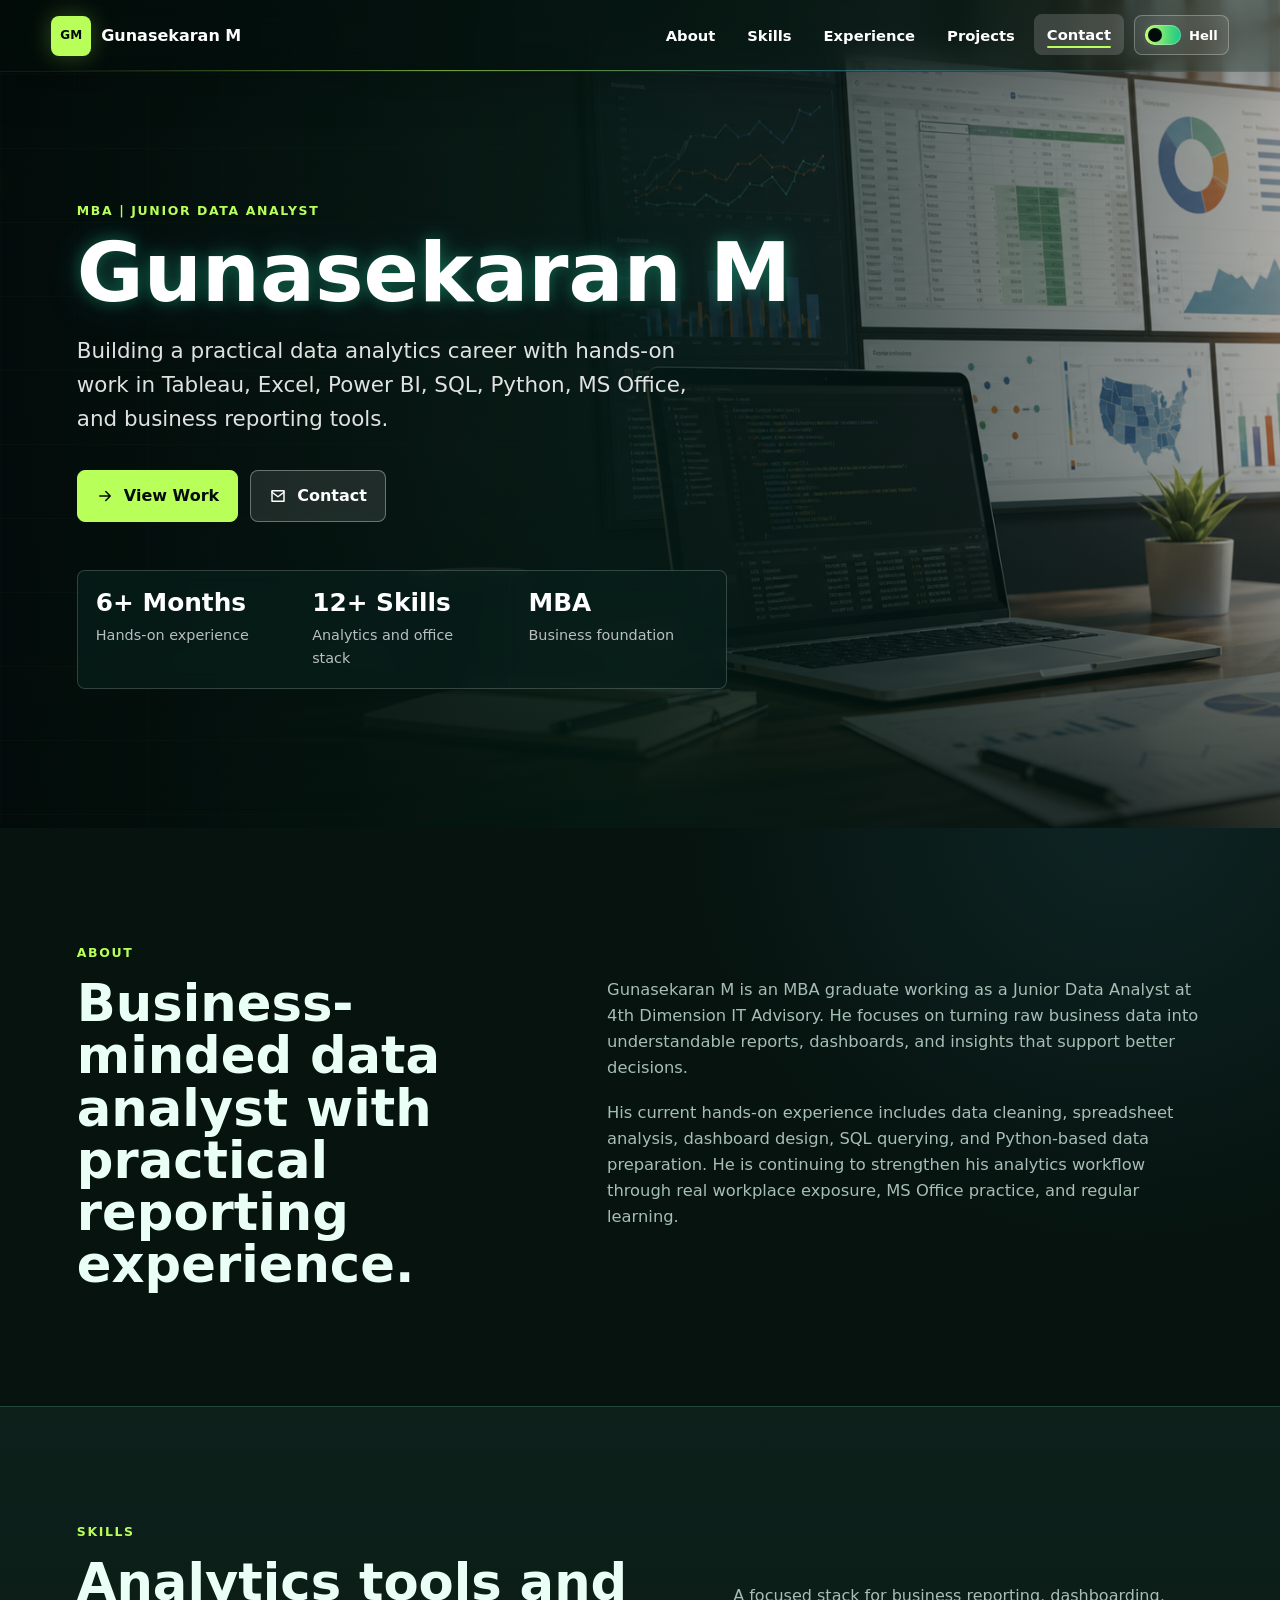
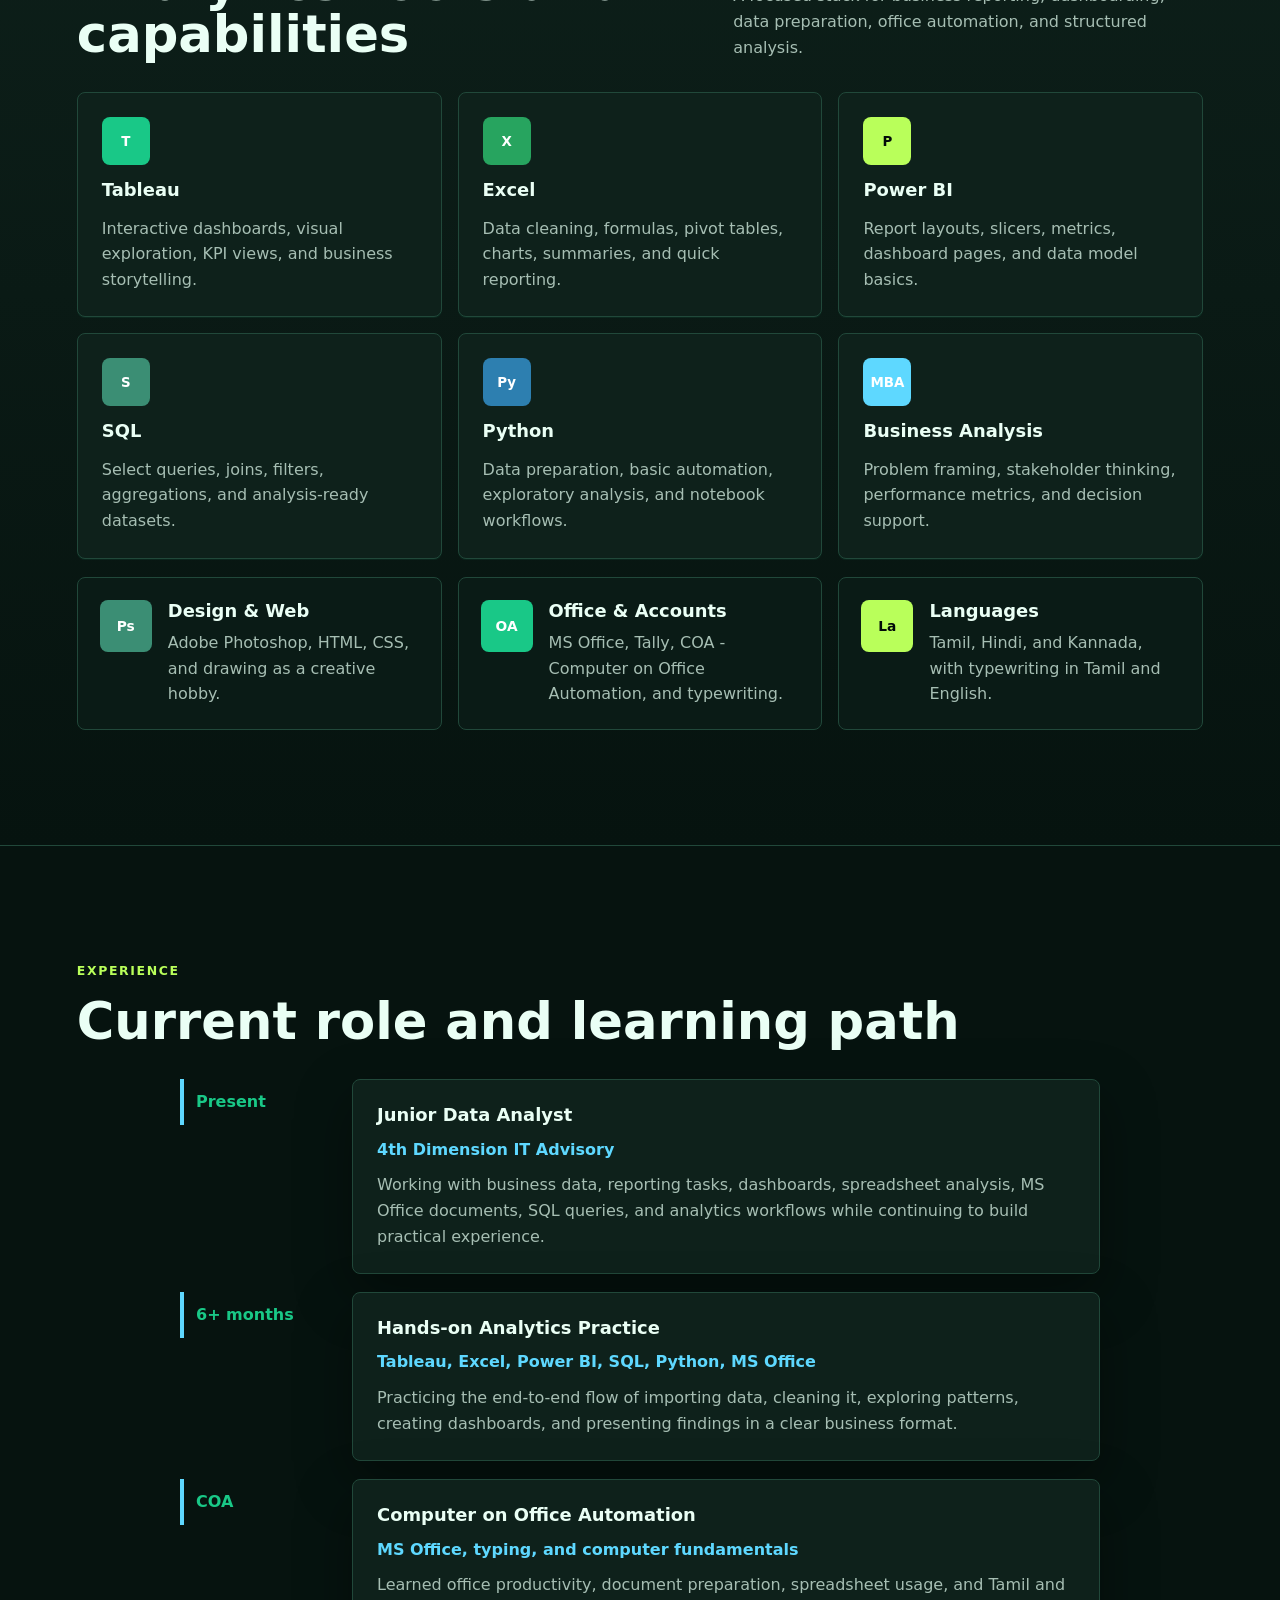
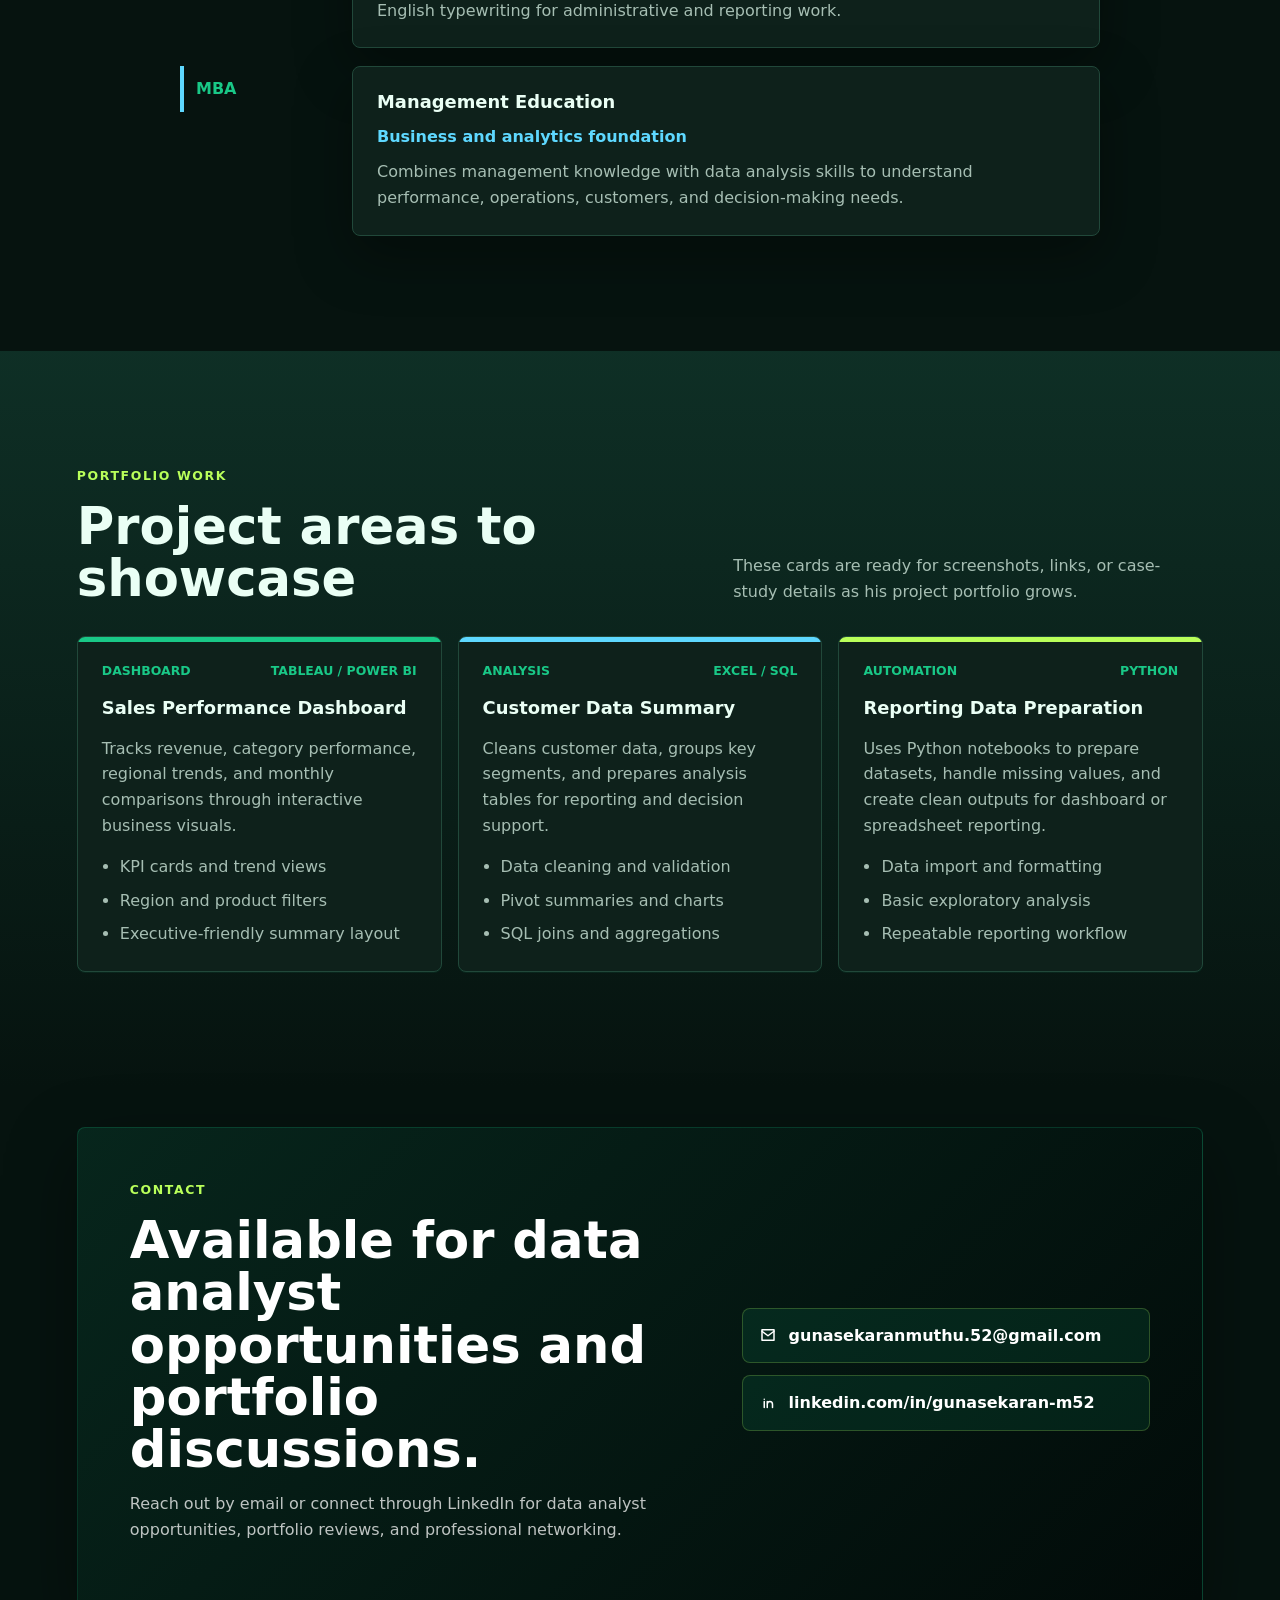
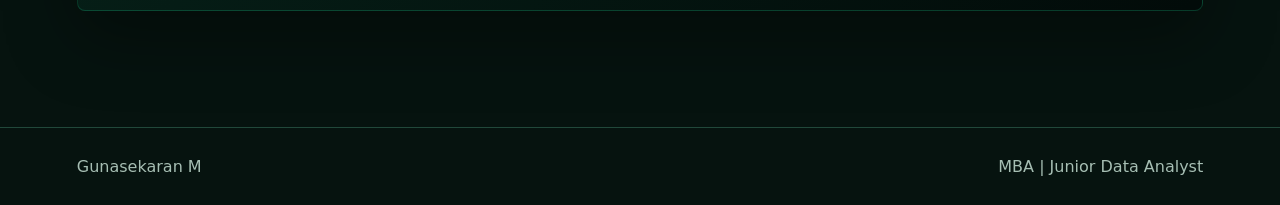
<file: index.html>
<!DOCTYPE html>
<html lang="en">
  <head>
    <meta charset="UTF-8" />
    <meta name="viewport" content="width=device-width, initial-scale=1.0" />
    <meta
      name="description"
      content="Digital portfolio for Gunasekaran M, MBA and Junior Data Analyst at 4th Dimension IT Advisory."
    />
    <title>Gunasekaran M | Data Analyst Portfolio</title>
    <link rel="stylesheet" href="styles.css" />
  </head>
  <body>
    <header class="site-header" data-header>
      <a class="brand" href="#top" aria-label="Gunasekaran M home">
        <span class="brand-mark">GM</span>
        <span>Gunasekaran M</span>
      </a>

      <div class="header-actions">
        <nav class="site-nav" id="site-nav" data-nav>
          <a href="#about">About</a>
          <a href="#skills">Skills</a>
          <a href="#experience">Experience</a>
          <a href="#projects">Projects</a>
          <a href="#contact">Contact</a>
        </nav>

        <button
          class="theme-toggle"
          type="button"
          aria-pressed="false"
          aria-label="Switch to hell theme"
          data-theme-toggle
        >
          <span class="theme-toggle-track" aria-hidden="true">
            <span class="theme-toggle-thumb"></span>
          </span>
          <span class="theme-toggle-text" data-theme-toggle-text>Hell</span>
        </button>

        <button class="nav-toggle" type="button" aria-expanded="false" aria-controls="site-nav">
          <span class="sr-only">Open menu</span>
          <svg viewBox="0 0 24 24" aria-hidden="true">
            <path d="M4 7h16M4 12h16M4 17h16" />
          </svg>
        </button>
      </div>
    </header>

    <main id="top">
      <section class="hero">
        <div class="hero-media" aria-hidden="true">
          <img src="assets/data-analytics-hero.png" alt="" />
        </div>
        <div class="hero-overlay"></div>
        <div class="hero-horror-layer" aria-hidden="true">
          <span class="screen-impact-flash"></span>
          <span class="screen-cracks"></span>
          <span class="hero-hand-strike"></span>
          <span class="hero-handprint"></span>
          <span class="blood-leaks">
            <i></i>
            <i></i>
            <i></i>
            <i></i>
          </span>
        </div>
        <div class="butterfly-field" aria-hidden="true">
          <span class="butterfly butterfly-one"><i></i></span>
          <span class="butterfly butterfly-two"><i></i></span>
          <span class="butterfly butterfly-three"><i></i></span>
        </div>
        <div class="hero-content">
          <p class="eyebrow">MBA | Junior Data Analyst</p>
          <h1>Gunasekaran M</h1>
          <p class="hero-copy">
            Building a practical data analytics career with hands-on work in Tableau,
            Excel, Power BI, SQL, Python, MS Office, and business reporting tools.
          </p>

          <div class="hero-actions" aria-label="Primary actions">
            <a class="btn primary" href="#projects">
              <svg viewBox="0 0 24 24" aria-hidden="true">
                <path d="M5 12h14M13 6l6 6-6 6" />
              </svg>
              View Work
            </a>
            <a class="btn secondary" href="#contact">
              <svg viewBox="0 0 24 24" aria-hidden="true">
                <path d="M4 5h16v14H4z" />
                <path d="m4 7 8 6 8-6" />
              </svg>
              Contact
            </a>
          </div>

          <div class="hero-stats" aria-label="Profile highlights">
            <div>
              <strong>6+ Months</strong>
              <span>Hands-on experience</span>
            </div>
            <div>
              <strong>12+ Skills</strong>
              <span>Analytics and office stack</span>
            </div>
            <div>
              <strong>MBA</strong>
              <span>Business foundation</span>
            </div>
          </div>
        </div>
      </section>

      <section class="section intro" id="about">
        <div class="section-kicker">About</div>
        <div class="intro-grid">
          <div>
            <h2>Business-minded data analyst with practical reporting experience.</h2>
          </div>
          <div class="intro-copy">
            <p>
              Gunasekaran M is an MBA graduate working as a Junior Data Analyst at
              4th Dimension IT Advisory. He focuses on turning raw business data into
              understandable reports, dashboards, and insights that support better decisions.
            </p>
            <p>
              His current hands-on experience includes data cleaning, spreadsheet analysis,
              dashboard design, SQL querying, and Python-based data preparation. He is continuing
              to strengthen his analytics workflow through real workplace exposure, MS Office practice,
              and regular learning.
            </p>
          </div>
        </div>
      </section>

      <section class="section skill-band" id="skills">
        <div class="section-heading">
          <div>
            <div class="section-kicker">Skills</div>
            <h2>Analytics tools and capabilities</h2>
          </div>
          <p>
            A focused stack for business reporting, dashboarding, data preparation,
            office automation, and structured analysis.
          </p>
        </div>

        <div class="skill-grid">
          <article class="skill-card">
            <span class="tool-icon tableau">T</span>
            <h3>Tableau</h3>
            <p>Interactive dashboards, visual exploration, KPI views, and business storytelling.</p>
          </article>
          <article class="skill-card">
            <span class="tool-icon excel">X</span>
            <h3>Excel</h3>
            <p>Data cleaning, formulas, pivot tables, charts, summaries, and quick reporting.</p>
          </article>
          <article class="skill-card">
            <span class="tool-icon powerbi">P</span>
            <h3>Power BI</h3>
            <p>Report layouts, slicers, metrics, dashboard pages, and data model basics.</p>
          </article>
          <article class="skill-card">
            <span class="tool-icon sql">S</span>
            <h3>SQL</h3>
            <p>Select queries, joins, filters, aggregations, and analysis-ready datasets.</p>
          </article>
          <article class="skill-card">
            <span class="tool-icon python">Py</span>
            <h3>Python</h3>
            <p>Data preparation, basic automation, exploratory analysis, and notebook workflows.</p>
          </article>
          <article class="skill-card">
            <span class="tool-icon business">MBA</span>
            <h3>Business Analysis</h3>
            <p>Problem framing, stakeholder thinking, performance metrics, and decision support.</p>
          </article>
        </div>

        <div class="extra-skills">
          <article class="detail-card">
            <div class="detail-icon design">Ps</div>
            <div>
              <h3>Design & Web</h3>
              <p>Adobe Photoshop, HTML, CSS, and drawing as a creative hobby.</p>
            </div>
          </article>
          <article class="detail-card">
            <div class="detail-icon office">OA</div>
            <div>
              <h3>Office & Accounts</h3>
              <p>MS Office, Tally, COA - Computer on Office Automation, and typewriting.</p>
            </div>
          </article>
          <article class="detail-card">
            <div class="detail-icon language">La</div>
            <div>
              <h3>Languages</h3>
              <p>Tamil, Hindi, and Kannada, with typewriting in Tamil and English.</p>
            </div>
          </article>
        </div>
      </section>

      <section class="section experience" id="experience">
        <div class="section-heading">
          <div>
            <div class="section-kicker">Experience</div>
            <h2>Current role and learning path</h2>
          </div>
        </div>

        <div class="timeline">
          <article class="timeline-item">
            <div class="timeline-date">Present</div>
            <div class="timeline-panel">
              <h3>Junior Data Analyst</h3>
              <p class="company">4th Dimension IT Advisory</p>
              <p>
                Working with business data, reporting tasks, dashboards, spreadsheet analysis,
                MS Office documents, SQL queries, and analytics workflows while continuing to
                build practical experience.
              </p>
            </div>
          </article>
          <article class="timeline-item">
            <div class="timeline-date">6+ months</div>
            <div class="timeline-panel">
              <h3>Hands-on Analytics Practice</h3>
              <p class="company">Tableau, Excel, Power BI, SQL, Python, MS Office</p>
              <p>
                Practicing the end-to-end flow of importing data, cleaning it, exploring patterns,
                creating dashboards, and presenting findings in a clear business format.
              </p>
            </div>
          </article>
          <article class="timeline-item">
            <div class="timeline-date">COA</div>
            <div class="timeline-panel">
              <h3>Computer on Office Automation</h3>
              <p class="company">MS Office, typing, and computer fundamentals</p>
              <p>
                Learned office productivity, document preparation, spreadsheet usage,
                and Tamil and English typewriting for administrative and reporting work.
              </p>
            </div>
          </article>
          <article class="timeline-item">
            <div class="timeline-date">MBA</div>
            <div class="timeline-panel">
              <h3>Management Education</h3>
              <p class="company">Business and analytics foundation</p>
              <p>
                Combines management knowledge with data analysis skills to understand performance,
                operations, customers, and decision-making needs.
              </p>
            </div>
          </article>
        </div>
      </section>

      <section class="section projects" id="projects">
        <div class="section-heading">
          <div>
            <div class="section-kicker">Portfolio Work</div>
            <h2>Project areas to showcase</h2>
          </div>
          <p>
            These cards are ready for screenshots, links, or case-study details as his project
            portfolio grows.
          </p>
        </div>

        <div class="project-grid">
          <article class="project-card">
            <div class="project-topline">
              <span>Dashboard</span>
              <span>Tableau / Power BI</span>
            </div>
            <h3>Sales Performance Dashboard</h3>
            <p>
              Tracks revenue, category performance, regional trends, and monthly comparisons
              through interactive business visuals.
            </p>
            <ul>
              <li>KPI cards and trend views</li>
              <li>Region and product filters</li>
              <li>Executive-friendly summary layout</li>
            </ul>
          </article>

          <article class="project-card accent">
            <div class="project-topline">
              <span>Analysis</span>
              <span>Excel / SQL</span>
            </div>
            <h3>Customer Data Summary</h3>
            <p>
              Cleans customer data, groups key segments, and prepares analysis tables for
              reporting and decision support.
            </p>
            <ul>
              <li>Data cleaning and validation</li>
              <li>Pivot summaries and charts</li>
              <li>SQL joins and aggregations</li>
            </ul>
          </article>

          <article class="project-card warm">
            <div class="project-topline">
              <span>Automation</span>
              <span>Python</span>
            </div>
            <h3>Reporting Data Preparation</h3>
            <p>
              Uses Python notebooks to prepare datasets, handle missing values, and create
              clean outputs for dashboard or spreadsheet reporting.
            </p>
            <ul>
              <li>Data import and formatting</li>
              <li>Basic exploratory analysis</li>
              <li>Repeatable reporting workflow</li>
            </ul>
          </article>
        </div>
      </section>

      <section class="section contact" id="contact">
        <div class="contact-panel">
          <div>
            <div class="section-kicker">Contact</div>
            <h2>Available for data analyst opportunities and portfolio discussions.</h2>
            <p>
              Reach out by email or connect through LinkedIn for data analyst opportunities,
              portfolio reviews, and professional networking.
            </p>
          </div>
          <div class="contact-actions">
            <a class="contact-link" href="mailto:gunasekaranmuthu.52@gmail.com">
              <svg viewBox="0 0 24 24" aria-hidden="true">
                <path d="M4 5h16v14H4z" />
                <path d="m4 7 8 6 8-6" />
              </svg>
              gunasekaranmuthu.52@gmail.com
            </a>
            <a
              class="contact-link"
              href="https://www.linkedin.com/in/gunasekaran-m52"
              target="_blank"
              rel="noreferrer"
            >
              <svg viewBox="0 0 24 24" aria-hidden="true">
                <path d="M7 10v8M7 7v.01M11 18v-8M11 14c0-2.2 1.2-4 3.5-4S18 11.4 18 14v4" />
              </svg>
              linkedin.com/in/gunasekaran-m52
            </a>
          </div>
        </div>
      </section>
    </main>

    <footer class="site-footer">
      <span>Gunasekaran M</span>
      <span>MBA | Junior Data Analyst</span>
    </footer>

    <script src="script.js"></script>
  </body>
</html>
</file>
<file: styles.css>
@import url("https://fonts.googleapis.com/css2?family=Creepster&display=swap");

:root {
  --ink: #eafff5;
  --muted: #a6beb3;
  --paper: #06130f;
  --white: #ffffff;
  --surface: #0e211b;
  --line: #21483a;
  --teal: #19c887;
  --mint: #123b2f;
  --coral: #5ed8ff;
  --gold: #b9ff5a;
  --plum: #3b8e74;
  --night: #020b09;
  --shadow: 0 20px 55px rgba(0, 0, 0, 0.36);
}

* {
  box-sizing: border-box;
}

html {
  scroll-behavior: smooth;
}

body {
  margin: 0;
  font-family: Inter, ui-sans-serif, system-ui, -apple-system, BlinkMacSystemFont, "Segoe UI", Arial, sans-serif;
  color: var(--ink);
  background:
    radial-gradient(circle at 18% 0%, rgba(25, 200, 135, 0.16), transparent 34rem),
    radial-gradient(circle at 88% 16%, rgba(94, 216, 255, 0.09), transparent 28rem),
    var(--paper);
  line-height: 1.6;
}

body[data-theme="garden"] {
  color-scheme: dark;
}

body[data-theme="hell"] {
  --ink: #ffe9e2;
  --muted: #caa9a1;
  --paper: #100303;
  --surface: #1b0808;
  --line: #5d1515;
  --teal: #ff2f2f;
  --mint: #330909;
  --coral: #ff6a2f;
  --gold: #ff2018;
  --plum: #7b1212;
  --night: #050101;
  --shadow: 0 24px 70px rgba(0, 0, 0, 0.58);
  color-scheme: dark;
  background:
    radial-gradient(circle at 16% 0%, rgba(220, 18, 18, 0.22), transparent 31rem),
    radial-gradient(circle at 86% 14%, rgba(255, 86, 29, 0.12), transparent 26rem),
    linear-gradient(180deg, #140303 0%, #050101 100%);
}

img,
svg {
  display: block;
}

a {
  color: inherit;
  text-decoration: none;
}

.sr-only {
  position: absolute;
  width: 1px;
  height: 1px;
  padding: 0;
  margin: -1px;
  overflow: hidden;
  clip: rect(0, 0, 0, 0);
  white-space: nowrap;
  border: 0;
}

.site-header {
  position: fixed;
  top: 0;
  left: 0;
  right: 0;
  z-index: 20;
  display: flex;
  align-items: center;
  justify-content: space-between;
  min-height: 72px;
  padding: 14px clamp(18px, 4vw, 56px);
  color: var(--white);
  overflow: hidden;
  border-bottom: 1px solid rgba(185, 255, 90, 0.08);
  background: linear-gradient(90deg, rgba(2, 11, 9, 0.72), rgba(8, 32, 24, 0.42));
  box-shadow: 0 18px 42px rgba(0, 0, 0, 0.16);
  backdrop-filter: blur(14px);
  transition: background 180ms ease, box-shadow 180ms ease, color 180ms ease, border-color 180ms ease;
}

.site-header::before {
  content: "";
  position: absolute;
  inset: 0;
  background:
    linear-gradient(110deg, transparent 0%, rgba(185, 255, 90, 0.14) 40%, transparent 58%),
    linear-gradient(90deg, rgba(25, 200, 135, 0.12), transparent 36%, rgba(94, 216, 255, 0.08));
  transform: translateX(-120%);
  animation: headerSweep 7s ease-in-out infinite;
  pointer-events: none;
}

.site-header::after {
  content: "";
  position: absolute;
  left: clamp(18px, 4vw, 56px);
  right: clamp(18px, 4vw, 56px);
  bottom: 0;
  height: 1px;
  background: linear-gradient(90deg, transparent, rgba(185, 255, 90, 0.6), rgba(94, 216, 255, 0.34), transparent);
  pointer-events: none;
}

.site-header.is-scrolled {
  color: var(--ink);
  background: rgba(5, 18, 15, 0.88);
  border-color: rgba(25, 200, 135, 0.2);
  box-shadow: 0 10px 30px rgba(0, 0, 0, 0.34);
  backdrop-filter: blur(16px);
}

.brand {
  position: relative;
  z-index: 1;
  display: inline-flex;
  align-items: center;
  gap: 10px;
  font-weight: 800;
  letter-spacing: 0;
}

.header-actions {
  position: relative;
  z-index: 1;
  display: inline-flex;
  align-items: center;
  gap: 10px;
}

.brand-mark {
  display: grid;
  place-items: center;
  width: 40px;
  height: 40px;
  border-radius: 8px;
  color: var(--night);
  background: var(--gold);
  box-shadow: 0 0 24px rgba(185, 255, 90, 0.28);
  font-size: 0.75rem;
  font-weight: 800;
  animation: markPulse 3.8s ease-in-out infinite;
}

body[data-theme="hell"] .site-header {
  background: linear-gradient(90deg, rgba(5, 1, 1, 0.9), rgba(45, 5, 5, 0.7));
  border-color: rgba(255, 32, 24, 0.24);
  box-shadow: 0 20px 54px rgba(0, 0, 0, 0.42);
}

body[data-theme="hell"] .site-header::before {
  background:
    linear-gradient(110deg, transparent 0%, rgba(255, 32, 24, 0.19) 40%, transparent 58%),
    linear-gradient(90deg, rgba(255, 47, 47, 0.16), transparent 36%, rgba(255, 106, 47, 0.12));
}

body[data-theme="hell"] .site-header::after {
  background: linear-gradient(90deg, transparent, rgba(255, 32, 24, 0.74), rgba(255, 106, 47, 0.38), transparent);
}

body[data-theme="hell"] .brand-mark {
  color: #fff1ee;
  background: #8d0707;
  box-shadow: 0 0 24px rgba(255, 32, 24, 0.38);
}

.site-nav {
  position: relative;
  z-index: 1;
  display: flex;
  align-items: center;
  gap: 6px;
}

.site-nav a {
  position: relative;
  min-height: 40px;
  padding: 9px 13px;
  border-radius: 8px;
  font-size: 0.92rem;
  font-weight: 700;
  color: currentColor;
  transition: background 180ms ease, color 180ms ease, transform 180ms ease;
}

.site-nav a:hover,
.site-nav a.is-active {
  background: rgba(255, 255, 255, 0.16);
  transform: translateY(-1px);
}

.site-nav a::after {
  content: "";
  position: absolute;
  left: 13px;
  right: 13px;
  bottom: 7px;
  height: 2px;
  border-radius: 999px;
  background: var(--gold);
  opacity: 0;
  transform: scaleX(0.45);
  transition: opacity 180ms ease, transform 180ms ease;
}

.site-nav a:hover::after,
.site-nav a.is-active::after {
  opacity: 1;
  transform: scaleX(1);
}

.site-header.is-scrolled .site-nav a:hover,
.site-header.is-scrolled .site-nav a.is-active {
  background: rgba(25, 200, 135, 0.18);
}

body[data-theme="hell"] .site-nav a:hover,
body[data-theme="hell"] .site-nav a.is-active,
body[data-theme="hell"] .site-header.is-scrolled .site-nav a:hover,
body[data-theme="hell"] .site-header.is-scrolled .site-nav a.is-active {
  background: rgba(255, 32, 24, 0.18);
}

body[data-theme="hell"] .site-nav a::after {
  background: #ff2018;
}

.theme-toggle {
  position: relative;
  z-index: 1;
  display: inline-flex;
  align-items: center;
  gap: 8px;
  min-height: 40px;
  padding: 7px 10px;
  border: 1px solid rgba(255, 255, 255, 0.28);
  border-radius: 8px;
  color: currentColor;
  background: rgba(255, 255, 255, 0.08);
  font: inherit;
  font-size: 0.82rem;
  font-weight: 800;
  cursor: pointer;
  transition: border-color 180ms ease, background 180ms ease, transform 180ms ease;
}

.theme-toggle:hover {
  transform: translateY(-1px);
  background: rgba(255, 255, 255, 0.16);
}

.theme-toggle-track {
  position: relative;
  width: 36px;
  height: 20px;
  border-radius: 999px;
  background: linear-gradient(90deg, var(--gold), var(--teal));
  box-shadow: inset 0 0 0 1px rgba(255, 255, 255, 0.28);
}

.theme-toggle-thumb {
  position: absolute;
  top: 3px;
  left: 3px;
  width: 14px;
  height: 14px;
  border-radius: 999px;
  background: var(--night);
  box-shadow: 0 0 10px rgba(255, 255, 255, 0.24);
  transition: transform 220ms ease, background 220ms ease;
}

body[data-theme="hell"] .theme-toggle {
  border-color: rgba(255, 32, 24, 0.46);
  background: rgba(120, 5, 5, 0.34);
}

body[data-theme="hell"] .theme-toggle-track {
  background: linear-gradient(90deg, #170202, #ff2018);
}

body[data-theme="hell"] .theme-toggle-thumb {
  background: #fff0ea;
  transform: translateX(16px);
}

.nav-toggle {
  position: relative;
  z-index: 1;
  display: none;
  width: 44px;
  height: 44px;
  border: 1px solid currentColor;
  border-radius: 8px;
  color: currentColor;
  background: transparent;
  cursor: pointer;
}

.nav-toggle svg {
  width: 22px;
  height: 22px;
  margin: auto;
  fill: none;
  stroke: currentColor;
  stroke-width: 2;
  stroke-linecap: round;
}

.hero {
  position: relative;
  min-height: 92vh;
  display: grid;
  align-items: center;
  padding: 120px clamp(18px, 6vw, 82px) 58px;
  color: var(--white);
  overflow: hidden;
}

.hero::before,
.hero::after {
  content: "";
  position: absolute;
  pointer-events: none;
}

.hero::before {
  inset: 0;
  z-index: 1;
  background:
    linear-gradient(rgba(185, 255, 90, 0.08) 1px, transparent 1px),
    linear-gradient(90deg, rgba(94, 216, 255, 0.06) 1px, transparent 1px);
  background-size: 74px 74px;
  mask-image: linear-gradient(90deg, rgba(0, 0, 0, 0.78), transparent 78%);
  opacity: 0.42;
  animation: dataDrift 18s linear infinite;
}

.hero::after {
  z-index: 2;
  top: 22%;
  left: -38%;
  width: 38%;
  height: 2px;
  background: linear-gradient(90deg, transparent, rgba(185, 255, 90, 0.85), rgba(94, 216, 255, 0.65), transparent);
  box-shadow: 0 0 26px rgba(185, 255, 90, 0.42);
  animation: scanBeam 5.6s ease-in-out infinite;
}

body[data-theme="hell"] .hero::after {
  background: linear-gradient(90deg, transparent, rgba(255, 32, 24, 0.86), rgba(255, 106, 47, 0.62), transparent);
  box-shadow: 0 0 28px rgba(255, 32, 24, 0.38);
}

.hero-media,
.hero-media img,
.hero-overlay {
  position: absolute;
  inset: 0;
}

.hero-media img {
  width: 100%;
  height: 100%;
  object-fit: cover;
}

.hero-overlay {
  background:
    linear-gradient(90deg, rgba(2, 11, 9, 0.96) 0%, rgba(3, 25, 18, 0.81) 47%, rgba(3, 25, 18, 0.22) 100%),
    linear-gradient(0deg, rgba(2, 11, 9, 0.74) 0%, rgba(2, 11, 9, 0.06) 45%);
}

body[data-theme="hell"] .hero-overlay {
  background:
    linear-gradient(90deg, rgba(5, 1, 1, 0.98) 0%, rgba(34, 3, 3, 0.88) 48%, rgba(45, 5, 5, 0.34) 100%),
    radial-gradient(circle at 75% 42%, rgba(255, 32, 24, 0.18), transparent 24rem),
    linear-gradient(0deg, rgba(5, 1, 1, 0.82) 0%, rgba(5, 1, 1, 0.1) 45%);
}

.hero-horror-layer {
  --impact-x: clamp(52%, 71vw, 76%);
  --impact-y: clamp(180px, 47vh, 470px);
  --impact-size: clamp(150px, 18vw, 270px);
  position: absolute;
  inset: 0;
  z-index: 2;
  opacity: 0;
  overflow: hidden;
  pointer-events: none;
  background:
    linear-gradient(90deg, rgba(5, 1, 1, 0.4), rgba(5, 1, 1, 0.02)),
    url("assets/hell-skull-mist.webp") right center / min(64vw, 940px) auto no-repeat;
  mix-blend-mode: screen;
  transition: opacity 260ms ease;
}

body[data-theme="hell"] .hero-horror-layer {
  opacity: 0.62;
}

.screen-impact-flash,
.screen-cracks,
.hero-hand-strike,
.hero-handprint,
.blood-leaks {
  position: absolute;
  pointer-events: none;
}

.screen-impact-flash {
  left: var(--impact-x);
  top: var(--impact-y);
  width: calc(var(--impact-size) * 1.55);
  height: calc(var(--impact-size) * 1.55);
  border-radius: 999px;
  opacity: 0;
  background:
    radial-gradient(circle, rgba(255, 245, 238, 0.78) 0 6%, rgba(255, 32, 24, 0.34) 18%, transparent 62%);
  mix-blend-mode: screen;
  transform: translate(-50%, -50%) scale(0.22);
}

.screen-cracks {
  left: var(--impact-x);
  top: var(--impact-y);
  width: calc(var(--impact-size) * 2.48);
  height: calc(var(--impact-size) * 2.05);
  opacity: 0;
  transform: translate(-50%, -50%) scale(0.72);
  filter:
    drop-shadow(0 0 8px rgba(255, 245, 238, 0.6))
    drop-shadow(0 0 18px rgba(255, 32, 24, 0.4));
  background:
    linear-gradient(94deg, transparent 0 48.7%, rgba(255, 245, 238, 0.98) 49.3% 50.7%, transparent 51.3% 100%) 50% 50% / 96% 3px no-repeat,
    linear-gradient(34deg, transparent 0 48.8%, rgba(255, 245, 238, 0.92) 49.4% 50.6%, transparent 51.2% 100%) 52% 39% / 94% 3px no-repeat,
    linear-gradient(132deg, transparent 0 48.8%, rgba(255, 245, 238, 0.82) 49.4% 50.6%, transparent 51.2% 100%) 45% 52% / 82% 3px no-repeat,
    linear-gradient(72deg, transparent 0 48.8%, rgba(255, 245, 238, 0.86) 49.4% 50.6%, transparent 51.2% 100%) 56% 58% / 72% 3px no-repeat,
    linear-gradient(154deg, transparent 0 48.8%, rgba(255, 245, 238, 0.72) 49.4% 50.6%, transparent 51.2% 100%) 66% 44% / 58% 3px no-repeat,
    linear-gradient(18deg, transparent 0 48.8%, rgba(255, 245, 238, 0.68) 49.4% 50.6%, transparent 51.2% 100%) 34% 63% / 54% 3px no-repeat,
    linear-gradient(116deg, transparent 0 48.8%, rgba(255, 245, 238, 0.58) 49.4% 50.6%, transparent 51.2% 100%) 39% 35% / 44% 2px no-repeat,
    linear-gradient(48deg, transparent 0 48.8%, rgba(255, 245, 238, 0.55) 49.4% 50.6%, transparent 51.2% 100%) 67% 63% / 44% 2px no-repeat;
}

.screen-cracks::before,
.screen-cracks::after {
  content: "";
  position: absolute;
  inset: 14%;
  opacity: 0.65;
  clip-path: polygon(50% 50%, 64% 36%, 82% 42%, 67% 54%, 80% 71%, 56% 62%, 43% 83%, 40% 59%, 18% 64%, 36% 48%, 24% 27%, 47% 39%);
  background:
    linear-gradient(135deg, rgba(255, 245, 238, 0.18), transparent 34%),
    linear-gradient(315deg, rgba(255, 245, 238, 0.12), transparent 48%);
  border: 1px solid rgba(255, 245, 238, 0.32);
  transform: rotate(-8deg);
}

.screen-cracks::after {
  inset: 25% 20% 18% 28%;
  opacity: 0.48;
  transform: rotate(18deg) scale(0.78);
}

.hero-hand-strike,
.hero-handprint {
  left: var(--impact-x);
  top: var(--impact-y);
  width: var(--impact-size);
  aspect-ratio: 1;
  background: url("assets/bloody-handprint.png") center / contain no-repeat;
  filter:
    saturate(1.18)
    contrast(1.16)
    drop-shadow(0 0 16px rgba(255, 32, 24, 0.34))
    drop-shadow(0 18px 26px rgba(0, 0, 0, 0.44));
  will-change: opacity, transform;
}

.hero-hand-strike {
  opacity: 0;
  transform: translate3d(130px, -130px, 0) rotate(-28deg) scale(1.75);
  filter:
    saturate(1.24)
    contrast(1.2)
    brightness(1.05)
    drop-shadow(0 0 18px rgba(255, 32, 24, 0.42))
    drop-shadow(0 18px 30px rgba(0, 0, 0, 0.5));
}

.hero-handprint {
  opacity: 0;
  transform: translate(-50%, -50%) rotate(-8deg) scale(0.96);
  filter:
    saturate(1.28)
    contrast(1.35)
    brightness(0.62)
    drop-shadow(0 0 12px rgba(255, 32, 24, 0.28));
  mix-blend-mode: screen;
}

.blood-leaks {
  left: var(--impact-x);
  top: calc(var(--impact-y) + var(--impact-size) * 0.08);
  width: calc(var(--impact-size) * 0.85);
  height: calc(var(--impact-size) * 0.96);
  opacity: 0;
  transform: translate(-48%, -3%);
  filter:
    drop-shadow(0 0 8px rgba(255, 32, 24, 0.26))
    drop-shadow(0 10px 12px rgba(0, 0, 0, 0.32));
}

.blood-leaks i {
  position: absolute;
  top: 0;
  width: 5px;
  height: 0;
  border-radius: 999px;
  background: linear-gradient(180deg, #b90707 0%, #6d0101 72%, rgba(65, 1, 1, 0) 100%);
  transform-origin: top;
}

.blood-leaks i::after {
  content: "";
  position: absolute;
  left: 50%;
  bottom: -7px;
  width: 12px;
  height: 15px;
  border-radius: 50% 50% 58% 58%;
  background: #850202;
  transform: translateX(-50%);
}

.blood-leaks i:nth-child(1) {
  left: 18%;
  max-height: 44%;
}

.blood-leaks i:nth-child(2) {
  left: 39%;
  max-height: 76%;
  width: 6px;
}

.blood-leaks i:nth-child(3) {
  left: 62%;
  max-height: 58%;
}

.blood-leaks i:nth-child(4) {
  left: 78%;
  max-height: 34%;
  width: 4px;
}

body.is-hell-intro .screen-impact-flash {
  animation: impactFlash 1.15s ease-out both;
}

body.is-hell-intro .screen-cracks,
body.has-hell-mark[data-theme="hell"] .screen-cracks {
  opacity: 0.86;
  transform: translate(-50%, -50%) scale(1);
}

body.is-hell-intro .hero-media img {
  animation: screenJolt 520ms cubic-bezier(0.2, 0.88, 0.18, 1) both;
}

body.is-hell-intro .screen-cracks {
  animation: crackSpread 7.2s ease-out both;
}

body.is-hell-intro .hero-hand-strike {
  animation: handStrike 7.2s cubic-bezier(0.13, 0.88, 0.18, 1) both;
}

body.has-hell-mark[data-theme="hell"] .hero-handprint {
  opacity: 0.74;
}

body.is-hell-intro .hero-handprint {
  animation: printSettle 7.2s ease-out both;
}

body.has-hell-mark[data-theme="hell"] .blood-leaks {
  opacity: 0.96;
}

body.has-hell-mark[data-theme="hell"] .blood-leaks i {
  height: var(--leak-height, 44%);
  animation: bloodLeakPulse 3.8s ease-in-out infinite;
}

body.has-hell-mark[data-theme="hell"] .blood-leaks i:nth-child(1) {
  --leak-height: 38%;
  animation-delay: -0.6s;
}

body.has-hell-mark[data-theme="hell"] .blood-leaks i:nth-child(2) {
  --leak-height: 76%;
  animation-delay: -1.5s;
}

body.has-hell-mark[data-theme="hell"] .blood-leaks i:nth-child(3) {
  --leak-height: 56%;
  animation-delay: -0.2s;
}

body.has-hell-mark[data-theme="hell"] .blood-leaks i:nth-child(4) {
  --leak-height: 30%;
  animation-delay: -2.2s;
}

.butterfly-field {
  position: absolute;
  inset: 0;
  z-index: 2;
  overflow: hidden;
  pointer-events: none;
  mask-image: linear-gradient(90deg, transparent 0%, transparent 42%, rgba(0, 0, 0, 0.55) 52%, #000 68%);
  -webkit-mask-image: linear-gradient(90deg, transparent 0%, transparent 42%, rgba(0, 0, 0, 0.55) 52%, #000 68%);
}

body[data-theme="hell"] .butterfly-field {
  opacity: 0;
  filter: saturate(0) brightness(0.4);
}

.butterfly {
  --scale: 1;
  --wing-speed: 520ms;
  position: absolute;
  left: 54%;
  top: 44%;
  width: 118px;
  height: 118px;
  opacity: 0;
  perspective: 520px;
  transform-style: preserve-3d;
  filter:
    drop-shadow(0 0 12px rgba(185, 255, 90, 0.34))
    drop-shadow(0 12px 18px rgba(0, 0, 0, 0.22));
  transform: scale(var(--scale));
  animation: butterflyFlightA 19s cubic-bezier(0.42, 0, 0.18, 1) infinite;
  animation-delay: -5.8s;
}

.butterfly::before {
  content: "";
  position: absolute;
  inset: 28%;
  border-radius: 999px;
  background: rgba(185, 255, 90, 0.2);
  filter: blur(14px);
  transform: translateY(18px);
}

.butterfly::after {
  content: "";
  position: absolute;
  left: 50%;
  top: 31%;
  z-index: 2;
  width: 7%;
  height: 38%;
  border-radius: 999px;
  background:
    radial-gradient(circle at 50% 15%, rgba(185, 255, 90, 0.95), rgba(25, 200, 135, 0.42) 32%, transparent 34%),
    linear-gradient(180deg, #182112 0%, #123b18 45%, #08100a 100%);
  box-shadow: 0 0 10px rgba(185, 255, 90, 0.32);
  transform: translateX(-50%);
}

.butterfly i {
  position: absolute;
  inset: 0;
  display: block;
  transform-style: preserve-3d;
  animation: butterflyBody 1.7s ease-in-out infinite;
}

.butterfly i::before,
.butterfly i::after {
  content: "";
  position: absolute;
  inset: 0;
  background: url("assets/green-butterfly-real.png") center / contain no-repeat;
  backface-visibility: hidden;
  transform-style: preserve-3d;
  will-change: transform;
}

.butterfly i::before {
  clip-path: inset(0 50% 0 0);
  transform-origin: 50% 52%;
  animation: butterflyWingLeft var(--wing-speed) ease-in-out infinite;
}

.butterfly i::after {
  clip-path: inset(0 0 0 50%);
  transform-origin: 50% 52%;
  animation: butterflyWingRight var(--wing-speed) ease-in-out infinite;
}

.butterfly-two {
  --scale: 0.64;
  --wing-speed: 610ms;
  left: 82%;
  top: 24%;
  animation-name: butterflyFlightB;
  animation-delay: -13.4s;
  animation-duration: 23s;
}

.butterfly-two i,
.butterfly-two i::before,
.butterfly-two i::after {
  animation-delay: -0.45s;
}

.butterfly-three {
  --scale: 0.46;
  --wing-speed: 680ms;
  left: 68%;
  top: 68%;
  animation-name: butterflyFlightC;
  animation-delay: -19.6s;
  animation-duration: 29s;
}

.butterfly-three i,
.butterfly-three i::before,
.butterfly-three i::after {
  animation-delay: -0.7s;
}

.hero-content {
  position: relative;
  z-index: 3;
  width: min(720px, 100%);
}

.eyebrow,
.section-kicker {
  margin: 0 0 14px;
  color: var(--gold);
  font-size: 0.78rem;
  font-weight: 800;
  letter-spacing: 0.13em;
  text-transform: uppercase;
}

.hero h1 {
  position: relative;
  margin: 0;
  width: max-content;
  max-width: 100%;
  font-size: clamp(2.7rem, 6.4vw, 5.1rem);
  line-height: 0.92;
  letter-spacing: 0;
  white-space: nowrap;
  color: var(--white);
  text-shadow:
    0 0 16px rgba(25, 200, 135, 0.42),
    0 0 36px rgba(94, 216, 255, 0.18),
    0 8px 28px rgba(0, 0, 0, 0.62);
  animation: titleRise 720ms ease-out both;
}

body[data-theme="hell"] .hero h1 {
  padding-bottom: 0.34em;
  font-family: Creepster, Georgia, serif;
  font-weight: 400;
  color: #910909;
  -webkit-text-stroke: 1px rgba(255, 204, 194, 0.7);
  text-shadow:
    0 2px 0 #2a0101,
    0 5px 0 #100000,
    0 0 18px rgba(255, 32, 24, 0.48),
    0 14px 32px rgba(0, 0, 0, 0.82);
}

body[data-theme="hell"] .hero h1::before,
body[data-theme="hell"] .hero h1::after {
  content: "";
  position: absolute;
  left: 0;
  right: 0;
  pointer-events: none;
}

body[data-theme="hell"] .hero h1::before {
  display: none;
}

body[data-theme="hell"] .hero h1::after {
  bottom: -0.16em;
  height: 0.62em;
  background:
    linear-gradient(180deg, rgba(180, 5, 5, 0.92), rgba(80, 1, 1, 0)) 8% 0 / 0.045em 0.58em no-repeat,
    radial-gradient(circle, #b80505 0 52%, transparent 54%) 7.6% 0.48em / 0.11em 0.11em no-repeat,
    linear-gradient(180deg, rgba(210, 12, 12, 0.92), rgba(90, 2, 2, 0)) 26% 0 / 0.04em 0.42em no-repeat,
    radial-gradient(circle, #d40b0b 0 52%, transparent 54%) 25.7% 0.33em / 0.1em 0.1em no-repeat,
    linear-gradient(180deg, rgba(150, 3, 3, 0.95), rgba(70, 1, 1, 0)) 46% 0 / 0.05em 0.66em no-repeat,
    radial-gradient(circle, #970202 0 52%, transparent 54%) 45.6% 0.56em / 0.12em 0.12em no-repeat,
    linear-gradient(180deg, rgba(205, 8, 8, 0.9), rgba(70, 1, 1, 0)) 68% 0 / 0.036em 0.36em no-repeat,
    radial-gradient(circle, #bd0606 0 52%, transparent 54%) 67.7% 0.28em / 0.09em 0.09em no-repeat,
    linear-gradient(180deg, rgba(180, 5, 5, 0.94), rgba(70, 1, 1, 0)) 89% 0 / 0.045em 0.5em no-repeat,
    radial-gradient(circle, #b30505 0 52%, transparent 54%) 88.6% 0.41em / 0.1em 0.1em no-repeat;
  opacity: 0.95;
}

.hero-copy {
  max-width: 640px;
  margin: 24px 0 0;
  color: rgba(255, 255, 255, 0.88);
  font-size: clamp(1.08rem, 2vw, 1.34rem);
}

.hero-actions {
  display: flex;
  flex-wrap: wrap;
  gap: 12px;
  margin-top: 34px;
}

.btn {
  display: inline-flex;
  align-items: center;
  justify-content: center;
  gap: 10px;
  min-height: 48px;
  padding: 12px 18px;
  border-radius: 8px;
  border: 1px solid rgba(255, 255, 255, 0.34);
  font-weight: 800;
}

.btn svg,
.contact-link svg {
  width: 18px;
  height: 18px;
  fill: none;
  stroke: currentColor;
  stroke-width: 2;
  stroke-linecap: round;
  stroke-linejoin: round;
  flex: 0 0 auto;
}

.btn.primary {
  color: var(--night);
  background: var(--gold);
  border-color: var(--gold);
}

.btn.secondary {
  color: var(--white);
  background: rgba(255, 255, 255, 0.1);
}

body[data-theme="hell"] .btn.primary {
  color: #fff1ee;
  background: linear-gradient(180deg, #d20b0b, #6b0202);
  border-color: #f33126;
  box-shadow: 0 0 24px rgba(255, 32, 24, 0.26);
}

body[data-theme="hell"] .btn.secondary {
  background: rgba(90, 2, 2, 0.34);
  border-color: rgba(255, 204, 194, 0.28);
}

.hero-stats {
  display: grid;
  grid-template-columns: repeat(3, minmax(0, 1fr));
  gap: 1px;
  width: min(650px, 100%);
  margin-top: 48px;
  border: 1px solid rgba(255, 255, 255, 0.18);
  border-radius: 8px;
  overflow: hidden;
  background: rgba(10, 39, 31, 0.56);
  backdrop-filter: blur(10px);
}

body[data-theme="hell"] .hero-stats {
  border-color: rgba(255, 204, 194, 0.16);
  background: rgba(28, 2, 2, 0.68);
}

.hero-stats div {
  min-height: 96px;
  padding: 18px;
  background: rgba(7, 20, 23, 0.25);
}

body[data-theme="hell"] .hero-stats div {
  background: rgba(8, 1, 1, 0.28);
}

.hero-stats strong,
.hero-stats span {
  display: block;
}

.hero-stats strong {
  font-size: clamp(1.18rem, 2vw, 1.55rem);
  line-height: 1.1;
}

.hero-stats span {
  margin-top: 8px;
  color: rgba(255, 255, 255, 0.72);
  font-size: 0.9rem;
}

.section {
  padding: clamp(70px, 9vw, 118px) clamp(18px, 6vw, 82px);
}

.intro-grid,
.section-heading,
.contact-panel {
  width: min(1160px, 100%);
  margin-inline: auto;
}

.intro-grid {
  display: grid;
  grid-template-columns: minmax(280px, 0.85fr) minmax(320px, 1.15fr);
  gap: clamp(34px, 7vw, 90px);
  align-items: start;
}

h2 {
  margin: 0;
  font-size: clamp(2rem, 4vw, 4.4rem);
  line-height: 1.02;
  letter-spacing: 0;
}

h3 {
  margin: 0;
  font-size: 1.12rem;
  line-height: 1.25;
}

p {
  color: var(--muted);
}

.intro-copy p {
  margin: 0 0 18px;
  font-size: 1.02rem;
}

.section-heading {
  display: flex;
  justify-content: space-between;
  gap: 32px;
  align-items: end;
  margin-bottom: 32px;
}

.section-heading p {
  max-width: 470px;
  margin: 0;
}

.skill-band {
  background:
    linear-gradient(180deg, rgba(14, 33, 27, 0.94), rgba(6, 19, 15, 0.96));
  border-block: 1px solid var(--line);
}

body[data-theme="hell"] .skill-band {
  background:
    linear-gradient(180deg, rgba(25, 5, 5, 0.96), rgba(9, 1, 1, 0.98));
}

.skill-grid,
.project-grid {
  width: min(1160px, 100%);
  margin-inline: auto;
  display: grid;
  grid-template-columns: repeat(3, minmax(0, 1fr));
  gap: 16px;
}

.skill-card,
.project-card {
  min-height: 220px;
  padding: 24px;
  border: 1px solid var(--line);
  border-radius: 8px;
  background: var(--surface);
  box-shadow: 0 1px 0 rgba(25, 200, 135, 0.08);
}

.extra-skills {
  width: min(1160px, 100%);
  margin: 18px auto 0;
  display: grid;
  grid-template-columns: repeat(3, minmax(0, 1fr));
  gap: 16px;
}

.detail-card {
  display: grid;
  grid-template-columns: 52px minmax(0, 1fr);
  gap: 16px;
  align-items: start;
  min-height: 148px;
  padding: 22px;
  border: 1px solid var(--line);
  border-radius: 8px;
  background: #0a1b16;
}

.detail-card p {
  margin: 8px 0 0;
}

.detail-icon {
  display: grid;
  place-items: center;
  width: 52px;
  height: 52px;
  border-radius: 8px;
  color: var(--white);
  font-weight: 800;
  font-size: 0.86rem;
}

.detail-icon.design {
  background: var(--plum);
}

.detail-icon.office {
  background: var(--teal);
}

.detail-icon.language {
  color: var(--night);
  background: var(--gold);
}

.skill-card {
  display: grid;
  align-content: start;
  gap: 14px;
}

.skill-card p,
.project-card p {
  margin: 0;
}

.tool-icon {
  display: grid;
  place-items: center;
  width: 48px;
  height: 48px;
  border-radius: 8px;
  color: var(--white);
  font-size: 0.84rem;
  font-weight: 800;
}

.tableau {
  background: var(--teal);
}

.excel {
  background: #27a45f;
}

.powerbi {
  color: var(--night);
  background: var(--gold);
}

.sql {
  background: var(--plum);
}

.python {
  background: #2d7fb0;
}

.business {
  background: var(--coral);
}

body[data-theme="hell"] .tableau,
body[data-theme="hell"] .excel,
body[data-theme="hell"] .powerbi,
body[data-theme="hell"] .sql,
body[data-theme="hell"] .python,
body[data-theme="hell"] .business,
body[data-theme="hell"] .detail-icon {
  color: #fff1ee;
  background: linear-gradient(180deg, #9d0505, #3b0101);
}

.timeline {
  width: min(920px, 100%);
  margin: 0 auto;
  display: grid;
  gap: 18px;
}

.timeline-item {
  display: grid;
  grid-template-columns: 150px minmax(0, 1fr);
  gap: 22px;
  align-items: start;
}

.timeline-date {
  position: sticky;
  top: 96px;
  min-height: 42px;
  padding: 10px 12px;
  border-left: 4px solid var(--coral);
  color: var(--teal);
  font-weight: 800;
}

.timeline-panel {
  padding: 24px;
  border: 1px solid var(--line);
  border-radius: 8px;
  background: var(--surface);
  box-shadow: var(--shadow);
}

.timeline-panel p {
  margin: 10px 0 0;
}

.company {
  color: var(--coral);
  font-weight: 800;
}

.projects {
  background:
    linear-gradient(180deg, rgba(18, 59, 47, 0.7), rgba(6, 19, 15, 0));
}

body[data-theme="hell"] .projects {
  background:
    radial-gradient(circle at 80% 0%, rgba(255, 32, 24, 0.1), transparent 25rem),
    linear-gradient(180deg, rgba(42, 6, 6, 0.72), rgba(9, 1, 1, 0));
}

.project-card {
  display: grid;
  gap: 16px;
  position: relative;
  overflow: hidden;
}

.project-card::before {
  content: "";
  position: absolute;
  inset: 0 0 auto;
  height: 5px;
  background: var(--teal);
}

.project-card.accent::before {
  background: var(--coral);
}

.project-card.warm::before {
  background: var(--gold);
}

.project-topline {
  display: flex;
  flex-wrap: wrap;
  justify-content: space-between;
  gap: 10px;
  color: var(--teal);
  font-size: 0.78rem;
  font-weight: 800;
  text-transform: uppercase;
}

.project-card ul {
  display: grid;
  gap: 8px;
  margin: 0;
  padding-left: 18px;
  color: var(--muted);
}

.contact {
  padding-top: 40px;
}

.contact-panel {
  display: grid;
  grid-template-columns: minmax(320px, 1fr) minmax(280px, 0.7fr);
  gap: 28px;
  align-items: center;
  padding: clamp(28px, 5vw, 52px);
  border-radius: 8px;
  color: var(--white);
  background:
    linear-gradient(135deg, rgba(7, 39, 29, 0.96), rgba(2, 11, 9, 0.98));
  border: 1px solid rgba(25, 200, 135, 0.22);
  box-shadow: 0 24px 70px rgba(0, 0, 0, 0.38);
}

body[data-theme="hell"] .contact-panel {
  background:
    linear-gradient(135deg, rgba(45, 5, 5, 0.98), rgba(5, 1, 1, 0.98));
  border-color: rgba(255, 32, 24, 0.28);
  box-shadow: 0 24px 80px rgba(0, 0, 0, 0.55);
}

.contact-panel p {
  color: rgba(255, 255, 255, 0.74);
}

.contact-actions {
  display: grid;
  gap: 12px;
}

.contact-link {
  display: flex;
  align-items: center;
  gap: 12px;
  min-height: 54px;
  padding: 14px 16px;
  border: 1px solid rgba(185, 255, 90, 0.22);
  border-radius: 8px;
  color: var(--white);
  background: rgba(25, 200, 135, 0.1);
  font-weight: 700;
  overflow-wrap: anywhere;
}

.site-footer {
  display: flex;
  flex-wrap: wrap;
  justify-content: space-between;
  gap: 12px;
  padding: 26px clamp(18px, 6vw, 82px);
  color: var(--muted);
  border-top: 1px solid var(--line);
}

@keyframes headerSweep {
  0%,
  52% {
    transform: translateX(-120%);
  }

  68%,
  100% {
    transform: translateX(120%);
  }
}

@keyframes markPulse {
  0%,
  100% {
    box-shadow: 0 0 18px rgba(185, 255, 90, 0.22), 0 0 0 rgba(25, 200, 135, 0);
  }

  50% {
    box-shadow: 0 0 30px rgba(185, 255, 90, 0.38), 0 0 0 8px rgba(25, 200, 135, 0.08);
  }
}

@keyframes dataDrift {
  from {
    background-position: 0 0, 0 0;
  }

  to {
    background-position: 74px 74px, 74px 74px;
  }
}

@keyframes scanBeam {
  0%,
  24% {
    transform: translateX(0);
    opacity: 0;
  }

  38% {
    opacity: 1;
  }

  72%,
  100% {
    transform: translateX(365%);
    opacity: 0;
  }
}

@keyframes impactFlash {
  0% {
    opacity: 0;
    transform: translate(-50%, -50%) scale(0.18);
  }

  24% {
    opacity: 1;
    transform: translate(-50%, -50%) scale(0.92);
  }

  55% {
    opacity: 0.42;
    transform: translate(-50%, -50%) scale(1.2);
  }

  100% {
    opacity: 0;
    transform: translate(-50%, -50%) scale(1.52);
  }
}

@keyframes crackSpread {
  0%,
  6% {
    opacity: 0;
    transform: translate(-50%, -50%) scale(0.42);
  }

  9% {
    opacity: 1;
    transform: translate(-50%, -50%) scale(1.09);
  }

  17% {
    opacity: 0.92;
    transform: translate(-50%, -50%) scale(1);
  }

  100% {
    opacity: 0.86;
    transform: translate(-50%, -50%) scale(1);
  }
}

@keyframes screenJolt {
  0%,
  100% {
    transform: translate3d(0, 0, 0) scale(1);
    filter: none;
  }

  18% {
    transform: translate3d(-10px, 4px, 0) scale(1.012);
    filter: contrast(1.12) brightness(1.06);
  }

  34% {
    transform: translate3d(7px, -3px, 0) scale(1.006);
  }

  52% {
    transform: translate3d(-4px, 2px, 0) scale(1.004);
  }
}

@keyframes handStrike {
  0% {
    opacity: 0;
    transform: translate3d(165px, -155px, 0) rotate(-30deg) scale(1.78);
  }

  7% {
    opacity: 1;
    transform: translate3d(-50%, -50%, 0) rotate(-8deg) scale(1.1);
  }

  10% {
    opacity: 1;
    transform: translate3d(-50%, -50%, 0) rotate(-8deg) scale(0.98);
  }

  72% {
    opacity: 1;
    transform: translate3d(-50%, -50%, 0) rotate(-8deg) scale(0.98);
  }

  84% {
    opacity: 0.74;
    transform: translate3d(-60%, -38%, 0) rotate(-15deg) scale(0.94);
  }

  100% {
    opacity: 0;
    transform: translate3d(-98%, -18%, 0) rotate(-28deg) scale(0.82);
  }
}

@keyframes printSettle {
  0%,
  6% {
    opacity: 0;
    transform: translate(-50%, -50%) rotate(-8deg) scale(0.92);
  }

  9% {
    opacity: 0.78;
    transform: translate(-50%, -50%) rotate(-8deg) scale(1.04);
  }

  15%,
  100% {
    opacity: 0.74;
    transform: translate(-50%, -50%) rotate(-8deg) scale(0.96);
  }
}

@keyframes bloodLeakPulse {
  0%,
  100% {
    transform: translateY(0) scaleY(1);
    filter: brightness(0.92);
  }

  45% {
    transform: translateY(4px) scaleY(1.08);
    filter: brightness(1.12);
  }
}

@keyframes handprintReduced {
  0% {
    opacity: 0;
  }

  35%,
  100% {
    opacity: 0.9;
  }
}

@keyframes butterflyFlightA {
  0% {
    opacity: 0;
    transform: translate3d(-6vw, 4vh, 0) rotate(-18deg) scale(var(--scale));
  }

  11% {
    opacity: 0.46;
  }

  22% {
    transform: translate3d(5vw, -5vh, 0) rotate(9deg) scale(var(--scale));
  }

  38% {
    transform: translate3d(18vw, 3vh, 0) rotate(-6deg) scale(var(--scale));
  }

  59% {
    opacity: 0.52;
    transform: translate3d(27vw, -11vh, 0) rotate(14deg) scale(var(--scale));
  }

  76% {
    transform: translate3d(38vw, -4vh, 0) rotate(-12deg) scale(var(--scale));
  }

  100% {
    opacity: 0;
    transform: translate3d(52vw, -18vh, 0) rotate(10deg) scale(var(--scale));
  }
}

@keyframes butterflyFlightB {
  0% {
    opacity: 0;
    transform: translate3d(10vw, -2vh, 0) rotate(16deg) scale(var(--scale));
  }

  15% {
    opacity: 0.38;
  }

  29% {
    transform: translate3d(-4vw, 7vh, 0) rotate(-11deg) scale(var(--scale));
  }

  48% {
    opacity: 0.48;
    transform: translate3d(-17vw, -3vh, 0) rotate(7deg) scale(var(--scale));
  }

  67% {
    transform: translate3d(-29vw, 9vh, 0) rotate(-18deg) scale(var(--scale));
  }

  86% {
    opacity: 0.32;
    transform: translate3d(-38vw, -8vh, 0) rotate(12deg) scale(var(--scale));
  }

  100% {
    opacity: 0;
    transform: translate3d(-48vw, 2vh, 0) rotate(-7deg) scale(var(--scale));
  }
}

@keyframes butterflyFlightC {
  0% {
    opacity: 0;
    transform: translate3d(-4vw, 10vh, 0) rotate(-9deg) scale(var(--scale));
  }

  18% {
    opacity: 0.3;
    transform: translate3d(3vw, 2vh, 0) rotate(15deg) scale(var(--scale));
  }

  36% {
    transform: translate3d(14vw, 12vh, 0) rotate(-13deg) scale(var(--scale));
  }

  55% {
    opacity: 0.4;
    transform: translate3d(22vw, 0vh, 0) rotate(8deg) scale(var(--scale));
  }

  74% {
    transform: translate3d(30vw, 14vh, 0) rotate(-16deg) scale(var(--scale));
  }

  100% {
    opacity: 0;
    transform: translate3d(40vw, 5vh, 0) rotate(11deg) scale(var(--scale));
  }
}

@keyframes butterflyMobileFlight {
  0% {
    opacity: 0;
    transform: translate3d(0, 4vh, 0) rotate(-12deg) scale(var(--scale));
  }

  18% {
    opacity: 0.44;
  }

  35% {
    transform: translate3d(-4vw, -2vh, 0) rotate(10deg) scale(var(--scale));
  }

  58% {
    opacity: 0.36;
    transform: translate3d(3vw, 3vh, 0) rotate(-8deg) scale(var(--scale));
  }

  82% {
    transform: translate3d(-5vw, -4vh, 0) rotate(14deg) scale(var(--scale));
  }

  100% {
    opacity: 0;
    transform: translate3d(4vw, -8vh, 0) rotate(-6deg) scale(var(--scale));
  }
}

@keyframes butterflyBody {
  0%,
  100% {
    transform: translateY(0) rotateZ(-1deg);
  }

  50% {
    transform: translateY(-4px) rotateZ(1deg);
  }
}

@keyframes butterflyWingLeft {
  0%,
  100% {
    transform: rotateY(8deg) rotateZ(-1deg);
  }

  48% {
    transform: rotateY(72deg) rotateZ(4deg);
  }
}

@keyframes butterflyWingRight {
  0%,
  100% {
    transform: rotateY(-8deg) rotateZ(1deg);
  }

  48% {
    transform: rotateY(-72deg) rotateZ(-4deg);
  }
}

@keyframes titleRise {
  from {
    transform: translateY(18px);
  }

  to {
    transform: translateY(0);
  }
}

@media (max-width: 880px) {
  .nav-toggle {
    display: block;
  }

  .site-nav {
    position: fixed;
    top: 76px;
    left: 18px;
    right: 18px;
    display: none;
    flex-direction: column;
    align-items: stretch;
    padding: 10px;
    border: 1px solid var(--line);
    border-radius: 8px;
    color: var(--ink);
    background: #071611;
    box-shadow: var(--shadow);
  }

  .header-actions {
    gap: 8px;
  }

  .site-nav a::after {
    left: 12px;
    right: auto;
    width: 42px;
  }

  .site-nav.is-open {
    display: flex;
  }

  .site-nav a {
    color: var(--ink);
  }

  .site-nav a:hover,
  .site-nav a.is-active {
    background: var(--mint);
  }

  .hero {
    min-height: auto;
    padding-top: 116px;
  }

  .butterfly-field {
    mask-image: linear-gradient(90deg, transparent 0%, transparent 62%, #000 76%);
    -webkit-mask-image: linear-gradient(90deg, transparent 0%, transparent 62%, #000 76%);
  }

  .butterfly {
    width: 64px;
    height: 64px;
  }

  .butterfly-one {
    --scale: 0.72;
    left: 82%;
    top: 18%;
    animation-name: butterflyMobileFlight;
    animation-duration: 18s;
    animation-delay: -6s;
  }

  .butterfly-two {
    display: none;
  }

  .butterfly-three {
    display: none;
  }

  .hero::before {
    background-size: 52px 52px;
  }

  .hero-horror-layer {
    --impact-x: 87%;
    --impact-y: 206px;
    --impact-size: 128px;
  }

  .hero-stats,
  .intro-grid,
  .section-heading,
  .skill-grid,
  .extra-skills,
  .project-grid,
  .timeline-item,
  .contact-panel {
    grid-template-columns: 1fr;
  }

  .section-heading {
    align-items: start;
  }

  .timeline-date {
    position: static;
  }
}

@media (max-width: 560px) {
  .site-header {
    min-height: 66px;
    padding-inline: 14px;
  }

  .brand span:last-child {
    max-width: 138px;
    white-space: nowrap;
    overflow: hidden;
    text-overflow: ellipsis;
  }

  .theme-toggle {
    width: 48px;
    justify-content: center;
    padding-inline: 6px;
  }

  .theme-toggle-text {
    display: none;
  }

  .hero {
    padding-inline: 16px;
  }

  .hero h1 {
    font-size: clamp(1.85rem, 8.2vw, 2.28rem);
    line-height: 0.98;
  }

  body[data-theme="hell"] .hero h1 {
    font-size: clamp(2.1rem, 10.2vw, 2.68rem);
  }

  .hero-horror-layer {
    --impact-x: 92%;
    --impact-y: 187px;
    --impact-size: 118px;
  }

  .hero-actions,
  .btn {
    width: 100%;
  }

  .hero-stats div {
    min-height: 82px;
  }

  .section {
    padding-inline: 16px;
  }

  .skill-card,
  .detail-card,
  .project-card,
  .timeline-panel {
    padding: 20px;
  }
}

@media (prefers-reduced-motion: reduce) {
  html {
    scroll-behavior: auto;
  }

  *,
  *::before,
  *::after {
    animation-duration: 1ms !important;
    animation-iteration-count: 1 !important;
    transition-duration: 1ms !important;
  }

  body.is-hell-intro .hero-hand-strike,
  body.is-hell-intro .screen-impact-flash {
    animation: none !important;
    opacity: 0 !important;
  }

  body.is-hell-intro .hero-handprint {
    animation: handprintReduced 1.2s ease both !important;
  }

  body.is-hell-intro .screen-cracks,
  body.has-hell-mark[data-theme="hell"] .screen-cracks {
    opacity: 0.62 !important;
    transform: translate(-50%, -50%) scale(1) !important;
  }

  body.has-hell-mark[data-theme="hell"] .blood-leaks i {
    animation: none !important;
  }
}
</file>
